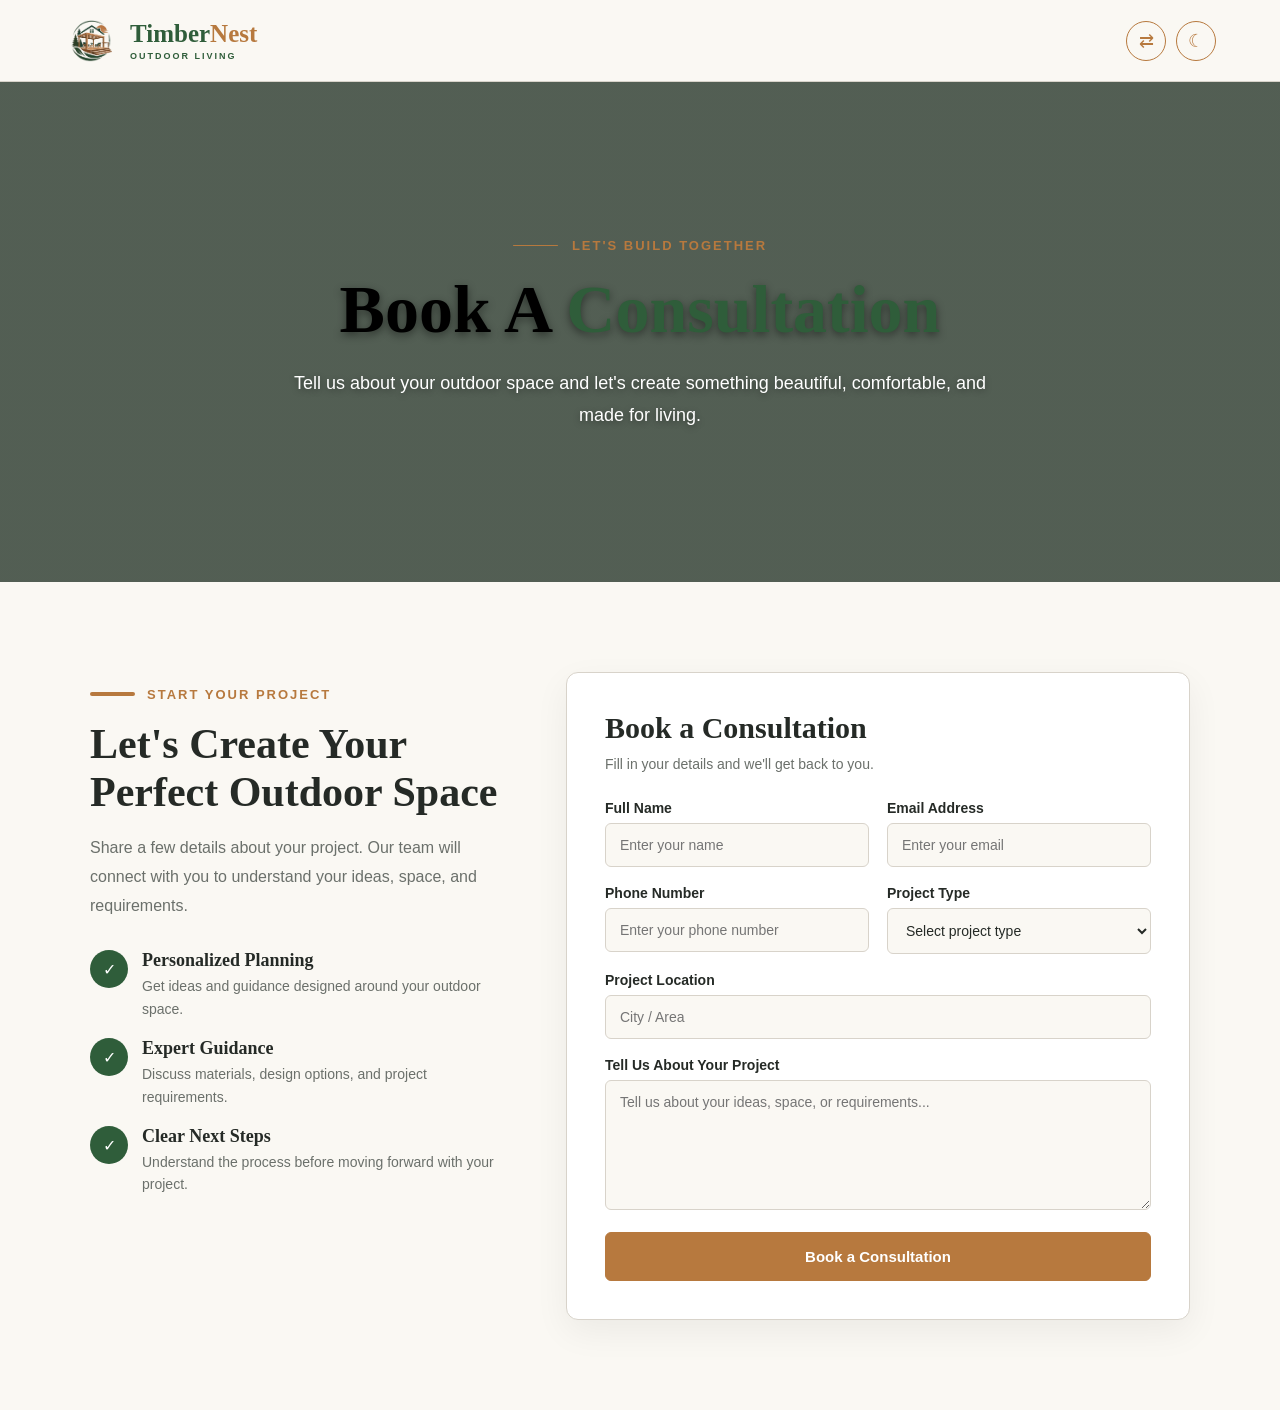
<file: consultation.html>
<!DOCTYPE html>
<html lang="en">
<head>
    <meta charset="UTF-8">
    <meta name="viewport" content="width=device-width, initial-scale=1.0">

    <title>Book a Consultation | TimberNest</title>

    <!-- Consultation Page CSS -->
    <link rel="stylesheet" href="consultation.css">
</head>

<body>

    <!-- =========================================================
         CONSULTATION HEADER
    ========================================================= -->

    <header class="consultation-header">

        <div class="consultation-header-inner">

            <!-- LOGO -->
            <a href="index.html" class="consultation-logo">

                <img src="logo.png" alt="TimberNest Logo">

                <div class="consultation-brand">

                    <strong>
                        <span class="timber">Timber</span><span class="nest">Nest</span>
                    </strong>

                    <small>OUTDOOR LIVING</small>

                </div>

            </a>


            <!-- HEADER ACTIONS -->
            <div class="consultation-actions">

                <!-- RTL BUTTON -->
                <button
                    id="rtlBtn"
                    class="simple-icon-btn"
                    type="button"
                    title="Toggle RTL"
                    aria-label="Toggle RTL">
                    ⇄
                </button>


                <!-- DARK MODE BUTTON -->
                <button
                    id="themeBtn"
                    class="simple-icon-btn"
                    type="button"
                    title="Toggle Dark Mode"
                    aria-label="Toggle Dark Mode">
                    ☾
                </button>

            </div>

        </div>

    </header>



    <!-- =========================================================
         HERO
    ========================================================= -->

    <section class="consultation-hero">

        <div class="consultation-hero-content">

            <div class="consultation-label">
                LET'S BUILD TOGETHER
            </div>
<h1>
    <span class="book-text">Book A</span>
    <span class="consultation-text">Consultation</span>
</h1>
           
            <p>
                Tell us about your outdoor space and let's create
                something beautiful, comfortable, and made for living.
            </p>

        </div>

    </section>



    <!-- =========================================================
         CONSULTATION SECTION
    ========================================================= -->

    <section
        class="consultation-section"
        id="consultation-form">

        <div class="consultation-container">


            <!-- =================================================
                 LEFT CONTENT
            ================================================= -->

            <div class="consultation-info">

                <div class="section-label">
                    START YOUR PROJECT
                </div>

                <h2>
                    Let's Create Your Perfect Outdoor Space
                </h2>

                <p>
                    Share a few details about your project.
                    Our team will connect with you to understand
                    your ideas, space, and requirements.
                </p>


                <!-- BENEFITS -->

                <div class="consultation-benefits">


                    <!-- BENEFIT 1 -->

                    <div class="consultation-benefit">

                        <div class="benefit-icon">
                            ✓
                        </div>

                        <div>

                            <h3>
                                Personalized Planning
                            </h3>

                            <p>
                                Get ideas and guidance designed
                                around your outdoor space.
                            </p>

                        </div>

                    </div>


                    <!-- BENEFIT 2 -->

                    <div class="consultation-benefit">

                        <div class="benefit-icon">
                            ✓
                        </div>

                        <div>

                            <h3>
                                Expert Guidance
                            </h3>

                            <p>
                                Discuss materials, design options,
                                and project requirements.
                            </p>

                        </div>

                    </div>


                    <!-- BENEFIT 3 -->

                    <div class="consultation-benefit">

                        <div class="benefit-icon">
                            ✓
                        </div>

                        <div>

                            <h3>
                                Clear Next Steps
                            </h3>

                            <p>
                                Understand the process before
                                moving forward with your project.
                            </p>

                        </div>

                    </div>

                </div>

            </div>



            <!-- =================================================
                 CONSULTATION FORM
            ================================================= -->

            <div class="consultation-form-box">

                <h2>
                    Book a Consultation
                </h2>

                <p>
                    Fill in your details and we'll get back to you.
                </p>


                <form
                    class="consultation-form"
                    id="consultationForm">


                    <!-- NAME + EMAIL -->

                    <div class="form-row">

                        <div class="form-group">

                            <label for="name">
                                Full Name
                            </label>

                            <input
                                type="text"
                                id="name"
                                name="name"
                                placeholder="Enter your name"
                                required>

                        </div>


                        <div class="form-group">

                            <label for="email">
                                Email Address
                            </label>

                            <input
                                type="email"
                                id="email"
                                name="email"
                                placeholder="Enter your email"
                                required>

                        </div>

                    </div>



                    <!-- PHONE + PROJECT TYPE -->

                    <div class="form-row">

                        <div class="form-group">

                            <label for="phone">
                                Phone Number
                            </label>

                            <input
                                type="tel"
                                id="phone"
                                name="phone"
                                placeholder="Enter your phone number"
                                required>

                        </div>


                        <div class="form-group">

                            <label for="project">
                                Project Type
                            </label>

                            <select
                                id="project"
                                name="project"
                                required>

                                <option value="">
                                    Select project type
                                </option>

                                <option value="decking-patios">
                                    Decking & Patios
                                </option>

                                <option value="pergolas-shade">
                                    Pergolas & Shade
                                </option>

                                <option value="garden-living">
                                    Garden Living
                                </option>

                                <option value="outdoor-furniture">
                                    Outdoor Furniture
                                </option>

                                <option value="other">
                                    Other
                                </option>

                            </select>

                        </div>

                    </div>



                    <!-- LOCATION -->

                    <div class="form-group">

                        <label for="location">
                            Project Location
                        </label>

                        <input
                            type="text"
                            id="location"
                            name="location"
                            placeholder="City / Area">

                    </div>



                    <!-- MESSAGE -->

                    <div class="form-group">

                        <label for="message">
                            Tell Us About Your Project
                        </label>

                        <textarea
                            id="message"
                            name="message"
                            placeholder="Tell us about your ideas, space, or requirements..."></textarea>

                    </div>



                    <!-- SUBMIT BUTTON -->

                    <button
                        type="submit"
                        class="consultation-submit">

                        Book a Consultation

                    </button>

                </form>

            </div>

        </div>

    </section>



    <!-- =========================================================
         JAVASCRIPT
    ========================================================= -->

    <script>

        /* =====================================================
           DARK MODE
        ===================================================== */

        const themeBtn = document.getElementById("themeBtn");

        themeBtn.addEventListener("click", function () {

            document.body.classList.toggle("dark-mode");

            if (document.body.classList.contains("dark-mode")) {

                themeBtn.textContent = "☀";
                themeBtn.setAttribute(
                    "title",
                    "Switch to Light Mode"
                );

            } else {

                themeBtn.textContent = "☾";
                themeBtn.setAttribute(
                    "title",
                    "Switch to Dark Mode"
                );

            }

        });



        /* =====================================================
           RTL
        ===================================================== */

        const rtlBtn = document.getElementById("rtlBtn");

        rtlBtn.addEventListener("click", function () {

            const html = document.documentElement;

            if (html.getAttribute("dir") === "rtl") {

                html.setAttribute("dir", "ltr");

            } else {

                html.setAttribute("dir", "rtl");

            }

        });



        /* =====================================================
           CONSULTATION FORM
        ===================================================== */

        const consultationForm =
            document.getElementById("consultationForm");

        consultationForm.addEventListener(
            "submit",
            function (event) {

                event.preventDefault();

                alert(
                    "Thank you! Your consultation request has been submitted."
                );

                consultationForm.reset();

            }
        );

    </script>

</body>
</html>
</file>
<file: consultation.css>
/* =========================================================
   TIMBERNEST | BOOK A CONSULTATION
   COMPLETE PAGE CSS
========================================================= */


/* =========================================================
   ROOT COLORS
========================================================= */

:root {
    --background: #FAF8F3;
    --surface: #FFFFFF;
    --surface-soft: #F4F1EA;

    --text: #252A26;
    --muted: #6B706B;

    --border: #D8D3CA;

    --primary: #2F5D3A;
    --primary-dark: #21462C;

    --gold: #B7793E;
    --gold-dark: #945D2D;

    --dark-background: #171B18;
    --dark-surface: #202620;
    --dark-card: #252C26;
    --dark-border: #3A423B;
    --dark-text: #F4F2EC;
    --dark-muted: #B9BDB8;
}


/* =========================================================
   RESET
========================================================= */

* {
    box-sizing: border-box;
    margin: 0;
    padding: 0;
}

html {
    scroll-behavior: smooth;
}

body {
    font-family: Arial, Helvetica, sans-serif;
    background: var(--background);
    color: var(--text);
    transition: background 0.3s ease, color 0.3s ease;
}


/* =========================================================
   HEADER
========================================================= */

.consultation-header {
    height: 82px;

    background: var(--background);

    border-bottom: 1px solid var(--border);

    position: sticky;
    top: 0;

    z-index: 1000;

    transition: 0.3s ease;
}

.consultation-header-inner {
    width: 100%;
    max-width: 1200px;

    height: 100%;

    margin: 0 auto;
    padding: 0 24px;

    display: flex;
    align-items: center;
    justify-content: space-between;
}


/* =========================================================
   LOGO
========================================================= */

.consultation-logo {
    display: flex;
    align-items: center;

    gap: 12px;

    text-decoration: none;
}

.consultation-logo img {
    width: 54px;
    height: 54px;

    object-fit: contain;

    display: block;
}

.consultation-brand {
    line-height: 1;
}

.consultation-brand strong {
    font-family: Georgia, "Times New Roman", serif;

    font-size: 25px;
    font-weight: 700;
}


/* TIMBER = DARK GREEN
   NEST = WOOD
   SAME IN LIGHT + DARK MODE
*/

.consultation-brand .timber,
body.dark-mode .consultation-brand .timber {
    color: #2F5D3A !important;
}

.consultation-brand .nest,
body.dark-mode .consultation-brand .nest {
    color: #B7793E !important;
}


/* LOGO TAGLINE */

.consultation-brand small {
    display: block;

    margin-top: 6px;

    color: #2F5D3A;

    font-size: 9px;
    font-weight: 700;

    letter-spacing: 2px;

    transition: color 0.3s ease;
}


/* DARK MODE LOGO TAGLINE = WHITE */

body.dark-mode .consultation-brand small {
    color: #FFFFFF;
}


/* =========================================================
   HEADER ACTIONS
   RTL + DARK MODE ONLY
========================================================= */

.consultation-actions {
    display: flex;

    align-items: center;

    justify-content: flex-end;

    gap: 10px;
}


/* =========================================================
   RTL + DARK MODE BUTTONS
   GOLD CIRCULAR BORDER
========================================================= */

.simple-icon-btn {
    width: 40px;
    height: 40px;

    display: flex;
    align-items: center;
    justify-content: center;

    padding: 0;

    background: transparent;

    color: #B7793E;

    border: 1px solid #B7793E;

    border-radius: 50%;

    font-size: 18px;
    line-height: 1;

    cursor: pointer;

    transition: all 0.3s ease;
}

.simple-icon-btn:hover {
    background: #B7793E;

    color: #FFFFFF;

    border-color: #B7793E;
}


/* =========================================================
   HERO
========================================================= */

.consultation-hero {
    min-height: 500px;

    position: relative;

    display: flex;
    align-items: center;
    justify-content: center;

    text-align: center;

    padding: 100px 24px;

    /* HERO IMAGE UNCHANGED */

    background:
        linear-gradient(
            rgba(18, 35, 22, 0.72),
            rgba(18, 35, 22, 0.72)
        ),
        url("https://images.unsplash.com/photo-1600585154340-be6161a56a0c?auto=format&fit=crop&w=2000&q=90")
        center / cover no-repeat;
}

.consultation-hero-content {
    width: 100%;

    max-width: 850px;

    margin: 0 auto;
}


/* =========================================================
   HERO TAGLINE
   THIN LINE BEFORE TEXT
========================================================= */

.consultation-label {
    display: inline-flex;

    align-items: center;

    gap: 14px;

    margin-bottom: 20px;

    color: #B7793E;

    font-size: 13px;

    font-weight: 800;

    letter-spacing: 2px;

    text-transform: uppercase;
}


/* THIN LINE BEFORE TAGLINE */

.consultation-label::before {
    content: "";

    width: 45px;
    height: 1px;

    background: #B7793E;

    border-radius: 1px;
}


/* =========================================================
   HERO HEADING
========================================================= */

.consultation-hero h1 {
    margin: 0 0 20px;

    font-family: Georgia, "Times New Roman", serif;

    font-size: clamp(42px, 6vw, 68px);

    line-height: 1.08;

    text-shadow:
        0 3px 8px rgba(0, 0, 0, 0.45);
}


/* BOOK A = BLACK */

.consultation-hero h1 .book-text {
    color: #000000;
}


/* CONSULTATION = DARK GREEN */

.consultation-hero h1 .consultation-text {
    color: #2F5D3A;
}


/* =========================================================
   HERO PARAGRAPH
========================================================= */

.consultation-hero p {
    max-width: 700px;

    margin: 0 auto;

    color: #FFFFFF;

    font-size: 18px;

    line-height: 1.8;

    text-shadow:
        0 2px 6px rgba(0, 0, 0, 0.35);
}


/* =========================================================
   CONSULTATION SECTION
========================================================= */

.consultation-section {
    padding: 90px 24px;

    background: var(--background);
}

.consultation-container {
    width: 100%;

    max-width: 1100px;

    margin: 0 auto;

    display: grid;

    grid-template-columns: 0.8fr 1.2fr;

    gap: 60px;

    align-items: start;
}


/* =========================================================
   LEFT CONTENT
========================================================= */

.consultation-info {
    padding-top: 10px;
}

.section-label {
    display: inline-flex;

    align-items: center;

    gap: 12px;

    margin-bottom: 18px;

    color: #B7793E;

    font-size: 13px;

    font-weight: 800;

    letter-spacing: 2px;

    text-transform: uppercase;
}

.section-label::before {
    content: "";

    width: 45px;
    height: 4px;

    background: #B7793E;

    border-radius: 2px;
}

.consultation-info h2 {
    margin-bottom: 18px;

    color: var(--text);

    font-family: Georgia, "Times New Roman", serif;

    font-size: 42px;

    line-height: 1.15;
}

.consultation-info > p {
    margin-bottom: 30px;

    color: var(--muted);

    font-size: 16px;

    line-height: 1.8;
}


/* =========================================================
   BENEFITS
========================================================= */

.consultation-benefits {
    display: flex;

    flex-direction: column;

    gap: 18px;
}

.consultation-benefit {
    display: flex;

    align-items: flex-start;

    gap: 14px;
}

.benefit-icon {
    width: 38px;
    height: 38px;

    flex-shrink: 0;

    display: flex;

    align-items: center;
    justify-content: center;

    background: #2F5D3A;

    color: #FFFFFF;

    border-radius: 50%;

    font-size: 16px;
}

.consultation-benefit h3 {
    margin-bottom: 4px;

    color: var(--text);

    font-family: Georgia, "Times New Roman", serif;

    font-size: 18px;
}

.consultation-benefit p {
    color: var(--muted);

    font-size: 14px;

    line-height: 1.6;
}


/* =========================================================
   FORM BOX
========================================================= */

.consultation-form-box {
    padding: 38px;

    background: var(--surface);

    border: 1px solid var(--border);

    border-radius: 12px;

    box-shadow:
        0 12px 35px rgba(0, 0, 0, 0.06);
}

.consultation-form-box h2 {
    margin-bottom: 8px;

    color: var(--text);

    font-family: Georgia, "Times New Roman", serif;

    font-size: 30px;
}

.consultation-form-box > p {
    margin-bottom: 25px;

    color: var(--muted);

    font-size: 14px;

    line-height: 1.6;
}


/* =========================================================
   FORM
========================================================= */

.consultation-form {
    display: flex;

    flex-direction: column;

    gap: 18px;
}

.form-row {
    display: grid;

    grid-template-columns: repeat(2, 1fr);

    gap: 18px;
}

.form-group {
    display: flex;

    flex-direction: column;
}

.form-group label {
    margin-bottom: 7px;

    color: var(--text);

    font-size: 14px;

    font-weight: 700;
}

.form-group input,
.form-group select,
.form-group textarea {
    width: 100%;

    padding: 13px 14px;

    background: var(--background);

    color: var(--text);

    border: 1px solid var(--border);

    border-radius: 6px;

    outline: none;

    font-family: inherit;

    font-size: 14px;

    transition: border-color 0.3s ease;
}

.form-group textarea {
    min-height: 130px;

    resize: vertical;
}

.form-group input:focus,
.form-group select:focus,
.form-group textarea:focus {
    border-color: #B7793E;
}


/* =========================================================
   SUBMIT BUTTON
========================================================= */

.consultation-submit {
    width: 100%;

    padding: 15px 20px;

    margin-top: 4px;

    background: #B7793E;

    color: #FFFFFF;

    border: 1px solid #B7793E;

    border-radius: 6px;

    font-size: 15px;

    font-weight: 700;

    cursor: pointer;

    transition: all 0.3s ease;
}

.consultation-submit:hover {
    background: #945D2D;

    border-color: #945D2D;
}


/* =========================================================
   DARK MODE
========================================================= */

body.dark-mode {
    background: var(--dark-background);

    color: var(--dark-text);
}

body.dark-mode .consultation-header {
    background: var(--dark-background);

    border-color: var(--dark-border);
}


/* =========================================================
   LOGO COLORS STAY THE SAME
========================================================= */

body.dark-mode .consultation-brand .timber {
    color: #2F5D3A !important;
}

body.dark-mode .consultation-brand .nest {
    color: #B7793E !important;
}


/* DARK MODE LOGO TAGLINE */

body.dark-mode .consultation-brand small {
    color: #FFFFFF;
}


/* =========================================================
   DARK MODE ICON BUTTONS
========================================================= */

body.dark-mode .simple-icon-btn {
    background: transparent;

    color: #B7793E;

    border-color: #B7793E;
}

body.dark-mode .simple-icon-btn:hover {
    background: #B7793E;

    color: #FFFFFF;

    border-color: #B7793E;
}


/* =========================================================
   DARK MODE HERO TEXT
========================================================= */

/* BOOK A → WHITE */

body.dark-mode .consultation-hero h1 .book-text {
    color: #FFFFFF;
}


/* CONSULTATION → LIGHT GREEN */

body.dark-mode .consultation-hero h1 .consultation-text {
    color: #8FB59A;
}


/* HERO PARAGRAPH */

body.dark-mode .consultation-hero p {
    color: #FFFFFF;
}


/* =========================================================
   DARK MODE SECTION
========================================================= */

body.dark-mode .consultation-section {
    background: var(--dark-background);
}


/* =========================================================
   DARK MODE TEXT
========================================================= */

body.dark-mode .consultation-info h2,
body.dark-mode .consultation-benefit h3,
body.dark-mode .consultation-form-box h2,
body.dark-mode .form-group label {
    color: var(--dark-text);
}

body.dark-mode .consultation-info > p,
body.dark-mode .consultation-benefit p,
body.dark-mode .consultation-form-box > p {
    color: var(--dark-muted);
}


/* =========================================================
   DARK MODE FORM CARD
========================================================= */

body.dark-mode .consultation-form-box {
    background: var(--dark-card);

    border-color: var(--dark-border);

    box-shadow: none;
}


/* =========================================================
   DARK MODE FORM INPUTS
========================================================= */

body.dark-mode .form-group input,
body.dark-mode .form-group select,
body.dark-mode .form-group textarea {
    background: var(--dark-surface);

    color: var(--dark-text);

    border-color: var(--dark-border);
}

body.dark-mode .form-group input::placeholder,
body.dark-mode .form-group textarea::placeholder {
    color: var(--dark-muted);
}


/* =========================================================
   RTL
========================================================= */

html[dir="rtl"] .consultation-header-inner {
    direction: rtl;
}

html[dir="rtl"] .consultation-logo {
    direction: rtl;
}

html[dir="rtl"] .consultation-actions {
    direction: rtl;

    justify-content: flex-end;
}

html[dir="rtl"] .consultation-container {
    direction: rtl;
}

html[dir="rtl"] .consultation-label,
html[dir="rtl"] .section-label {
    flex-direction: row-reverse;
}

html[dir="rtl"] .consultation-benefit {
    flex-direction: row-reverse;

    text-align: right;
}


/* =========================================================
   TABLET
========================================================= */

@media (max-width: 900px) {

    .consultation-container {
        grid-template-columns: 1fr;

        gap: 45px;
    }

}


/* =========================================================
   MOBILE
========================================================= */

@media (max-width: 700px) {

    .consultation-header {
        height: auto;
    }

    .consultation-header-inner {
        min-height: 82px;

        padding: 12px 18px;

        display: flex;

        flex-wrap: nowrap;

        gap: 15px;
    }

    .consultation-logo {
        width: auto;

        flex: 1;
    }

    .consultation-actions {
        width: auto;

        flex-shrink: 0;

        justify-content: flex-end;
    }

    .consultation-hero {
        min-height: 460px;

        padding: 80px 20px;
    }

    .consultation-hero h1 {
        font-size: 42px;
    }

    .consultation-hero p {
        font-size: 16px;
    }

    .consultation-section {
        padding: 70px 18px;
    }

    .consultation-info h2 {
        font-size: 34px;
    }

    .consultation-form-box {
        padding: 25px 20px;
    }

    .form-row {
        grid-template-columns: 1fr;
    }

}


/* =========================================================
   SMALL MOBILE
========================================================= */

@media (max-width: 480px) {

    .consultation-header-inner {
        padding: 12px 14px;

        gap: 10px;
    }

    .consultation-logo {
        gap: 8px;
    }

    .consultation-logo img {
        width: 48px;
        height: 48px;
    }

    .consultation-brand strong {
        font-size: 21px;
    }

    .consultation-brand small {
        font-size: 7px;

        letter-spacing: 1.5px;
    }

    .consultation-actions {
        gap: 7px;
    }

    .simple-icon-btn {
        width: 38px;
        height: 38px;

        font-size: 17px;
    }

    .consultation-hero h1 {
        font-size: 36px;
    }

    .consultation-form-box {
        padding: 22px 16px;
    }

}
</file>
